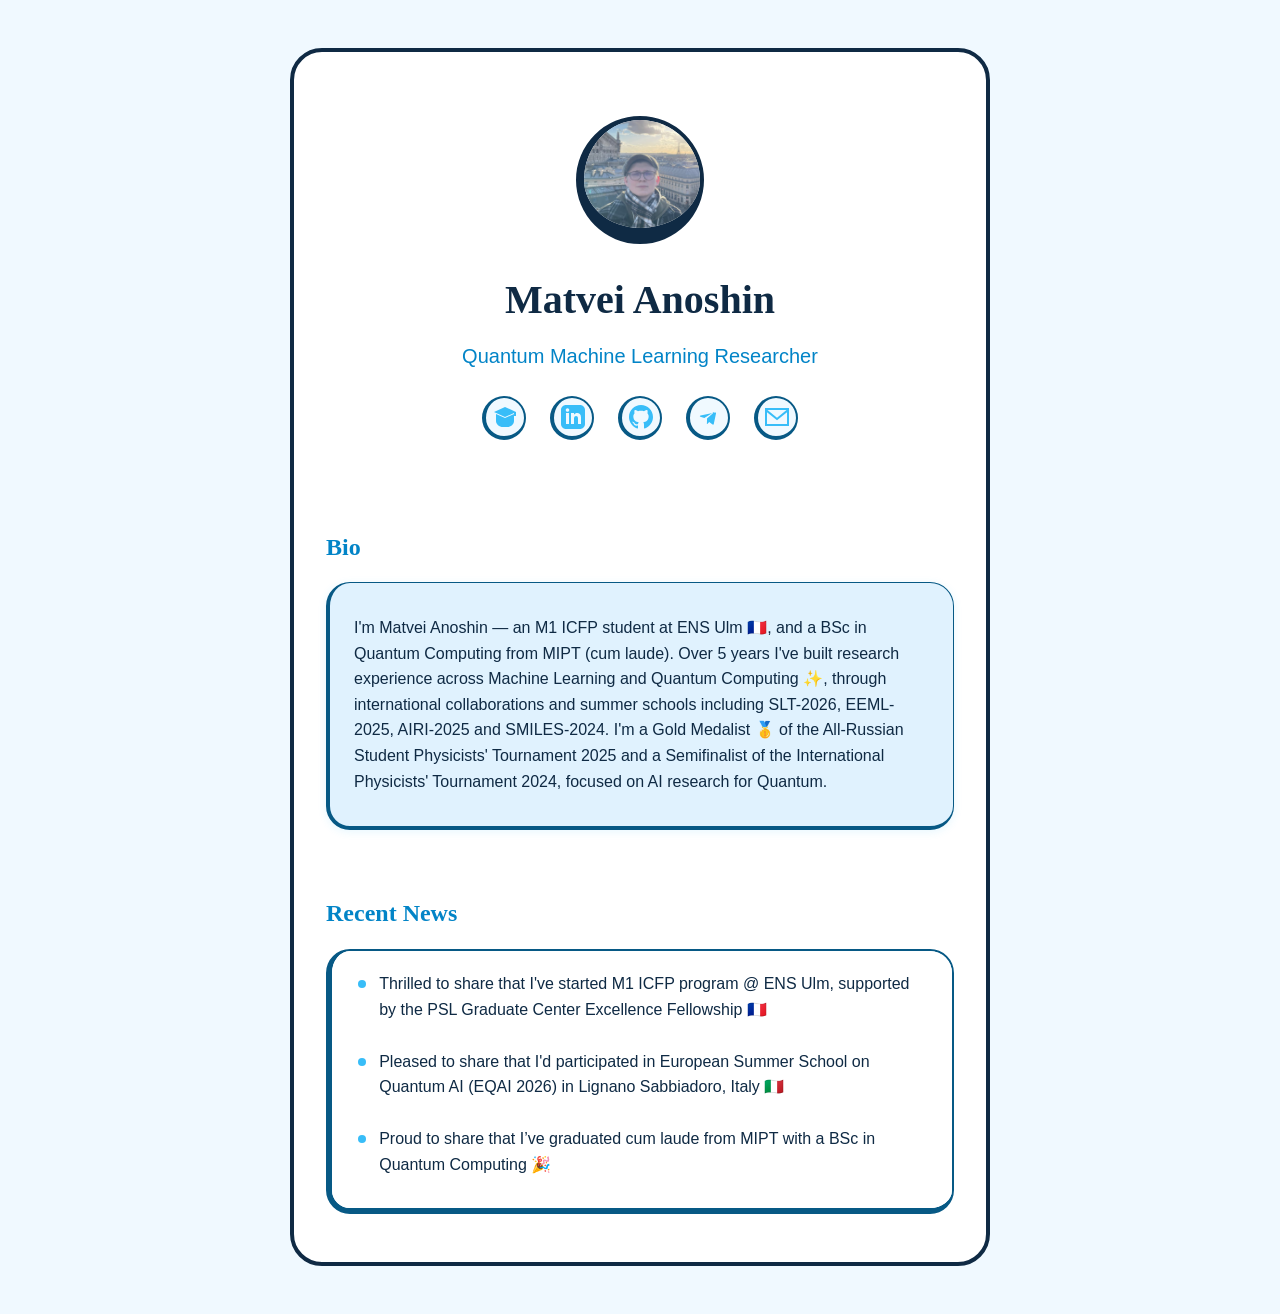
<file: index.html>
<!DOCTYPE html>
<html lang="en">
<head>
  <meta charset="UTF-8" />
  <meta name="viewport" content="width=device-width, initial-scale=1.0"/>
  <meta name="description" content="Personal bio site for Matvei Anoshin - Quantum Machine Learning Researcher and Computational Physics Enthusiast" />
  <title id="page-title">Loading...</title>
  <link rel="icon" href="favicon.ico" sizes="48x48">
  <link rel="icon" type="image/png" href="favicon.png" sizes="192x192">
  <link rel="apple-touch-icon" href="apple-touch-icon.png">
  <style>
    /* Critical layout CSS */
    * {
      margin: 0;
      padding: 0;
      box-sizing: border-box;
    }
    
    .bio-container {
      max-width: 680px;
      margin: 3rem auto;
      padding: 2rem;
      display: flex;
      flex-direction: column;
      gap: 2rem;
      min-height: calc(100vh - 6rem);
    }
    
    .profile-header {
      text-align: center;
      padding: 1rem;
    }
    
    header #gravatar-image {
      width: 128px;
      height: 128px;
      border-radius: 50%;
      margin-bottom: 1rem;
    }
    
    .social-icons {
      display: flex;
      flex-wrap: wrap;
      justify-content: center;
      gap: 1rem;
      margin-top: 1rem;
    }
    
    .featured-paper[hidden] {
      display: none !important;
    }

    .links-grid {
      display: flex;
      flex-wrap: wrap;
      gap: 1rem;
      justify-content: center;
    }
    
    .link-button {
      flex: 1 1 calc(33.333% - 1rem);
      min-width: 200px;
      max-width: 100%;
      box-sizing: border-box;
      text-align: center;
    }
    
    @media (max-width: 768px) {
      .bio-container {
        max-width: calc(100vw - 3rem);
        margin: 1.5rem;
        padding: 1rem;
        min-height: calc(100vh - 3rem);
      }
      
      .profile-image {
        width: 96px;
        height: 96px;
      }
      
      .links-grid {
        flex-direction: column;
      }
      
      .link-button {
        flex: 1 1 100%;
        min-width: 0;
      }
    }
  </style>
  <link rel="preload" href="styles/core.css" as="style">
  <link id="core-stylesheet" rel="stylesheet" href="styles/core.css" />
  <!-- Theme stylesheet will be injected by main.js -->
  <script src="crypto-js.min.js" defer></script>
  <script src="main.js" defer></script>

</head>
<body>
  <script data-goatcounter="https://g42alaxy.goatcounter.com/count"
        async src="//gc.zgo.at/count.js"></script>
  <main class="bio-container" role="main">
    <header class="profile-header" role="banner">
      <img id="gravatar-image" alt="Profile picture of Matvei Anoshin" class="hovercard" width="128" height="128" />
      <h1 id="profile-name" aria-label="Name"></h1>
      <p id="profile-tagline" class="tagline" aria-label="Tagline"></p>
      <nav class="social-icons" aria-label="Social media links">
        <!-- Social icons will be dynamically inserted here -->
      </nav>
    </header>

    <!-- Featured paper banner: filled from config.json "featuredPaper" (set "enabled": false to hide) -->
    <a id="featured-paper" class="featured-paper" hidden></a>

    <section class="bio" aria-label="Biography">
      <h2>Bio</h2>
      <p id="bio-text"><!-- Bio will be dynamically inserted here --></p>
    </section>

    <section id="link-section" class="link-section" aria-label="Quick links">
      <h2>Recent News</h2>
      <div class="links-grid news-scroll"><!-- Links will be dynamically inserted here --></div>
    </section>

    <!--
    <section class="blog-section" aria-label="Latest blog post">
      <h2>Latest from my Blog</h2>
      <div class="blog-post">
        <div class="post-content">
    -->
          <!-- Latest blog post will be dynamically inserted here -->
    <!--
          <p>Loading latest post...</p>
        </div>
      </div>
    </section>
    -->

     <!--
    <footer class="footer" role="contentinfo">

      <div class="footer-buttons">
        <a id="contact-button" href="#" class="support-button" aria-label="Contact Me"></a>
        <a id="support-button" href="#" class="support-button" aria-label="Support button"></a>
      </div>

      <div class="credits">
        <p><a href="https://github.com/mathetos/mathetos.github.io">Get your own link in bio page</a></p>
      </p>
      </div>
    </footer>
      -->
  </main>
  <script>
  (function() {
    function init() {
      if (typeof Gravatar === 'undefined') {
        return;
      }
      if (typeof Gravatar.init !== 'function') {
        return;
      }
      Gravatar.init('body');
    }
    if (document.readyState !== 'loading') {
      init();
    } else {
      document.addEventListener('DOMContentLoaded', init);
    }
  })();
  </script>
</body>
</html>
</file>
<file: styles/core.css>
/* Reset */
* {
    margin: 0;
    padding: 0;
    box-sizing: border-box;
}

body {
    font-family: -apple-system, BlinkMacSystemFont, 'Segoe UI', Roboto, Oxygen, Ubuntu, Cantarell, 'Open Sans', 'Helvetica Neue', sans-serif;
    line-height: 1.6;
    color: var(--text-color);
    background: var(--background-color);
}

.bio-container {
    max-width: 680px;
    margin: 3rem auto;
    padding: 2rem;
    display: flex;
    flex-direction: column;
    gap: 2rem;
    min-height: calc(100vh - 6rem);
    background: var(--background-color);
}

.profile-header {
    text-align: center;
    padding: 1rem;
}

#gravatar-image {
    width: 128px;
    height: 128px;
    border-radius: 50%;
    margin-bottom: 1rem;
}

h1 {
    font-size: 2rem;
    margin-bottom: 0.5rem;
}


h2 {
    margin-bottom: 1rem;
    font-size: 1.5rem;
}

.tagline {
    font-size: 1.1rem;
    margin-bottom: 1.5rem;
}

.social-icons {
    display: flex;
    flex-wrap: wrap;
    justify-content: center;
    gap: 1rem;
    margin-top: 1rem;
}

.social-icons a {
    text-decoration: none;
    transition: all 0.2s ease;
}

.social-icon {
    width: 24px;
    height: 24px;
    transition: all 0.2s ease;
}

.links-grid {
    display: flex;
    flex-wrap: wrap;
    gap: 1rem;
    justify-content: center;
}

.link-button {
    flex: 1 1 calc(33.333% - 1rem);
    min-width: 200px;
    max-width: 100%;
    box-sizing: border-box;
    text-align: center;
    text-decoration: none;
    color: var(--link-color);
    background: var(--button-bg-color);
    border: 1px solid var(--border-color);
}

.link-button:hover,
.link-button:focus {
    color: var(--button-hover-text-color);
    background: var(--button-hover-bg-color);
}

.bio {
    border-radius: 12px;
}

.blog-post {
    padding: 1.5rem;
    border-radius: 12px;
}

.blog-post h3 {
    margin-bottom: 0.5rem;
}

.read-more {
    display: inline-block;
    margin-top: 1rem;
    text-decoration: none;
    font-weight: 500;
}

.footer {
    text-align: center;
    margin-top: auto;
    padding: 1rem;
    color: var(--text-color);
}

.footer div {
    margin: 1rem 0 0 0
}

.support-button {
    display: inline-block;
    padding: 0.8rem 1.5rem;
    border-radius: 25px;
    text-decoration: none;
    font-weight: 500;
    transition: all 0.2s ease;
    background: var(--button-bg-color);
    color: var(--button-text-color);
    margin: 0 1rem;
}

.support-button:hover {
    background: var(--button-hover-bg-color);
    color: var(--button-hover-text-color);
}

@media (max-width: 768px) {
    .bio-container {
        max-width: calc(100vw - 3rem);
        margin: 1.5rem;
        padding: 1rem;
        min-height: calc(100vh - 3rem);
    }
    
    #gravatar-image {
        width: 96px;
        height: 96px;
    }
    
    h1 {
        font-size: 1.75rem;
    }
    
    .tagline {
        font-size: 1rem;
    }
    .links-grid {
        flex-direction: column;
    }
    .link-button {
        flex: 1 1 100%;
        min-width: 0;
    }
} 

a {
    color: var(--link-color);
}
a:hover {
    color: var(--link-hover-color);
} 

.featured-paper {
    display: block;
    text-align: center;
    text-decoration: none;
}

.featured-paper-label,
.featured-paper-title {
    display: block;
}
</file>
